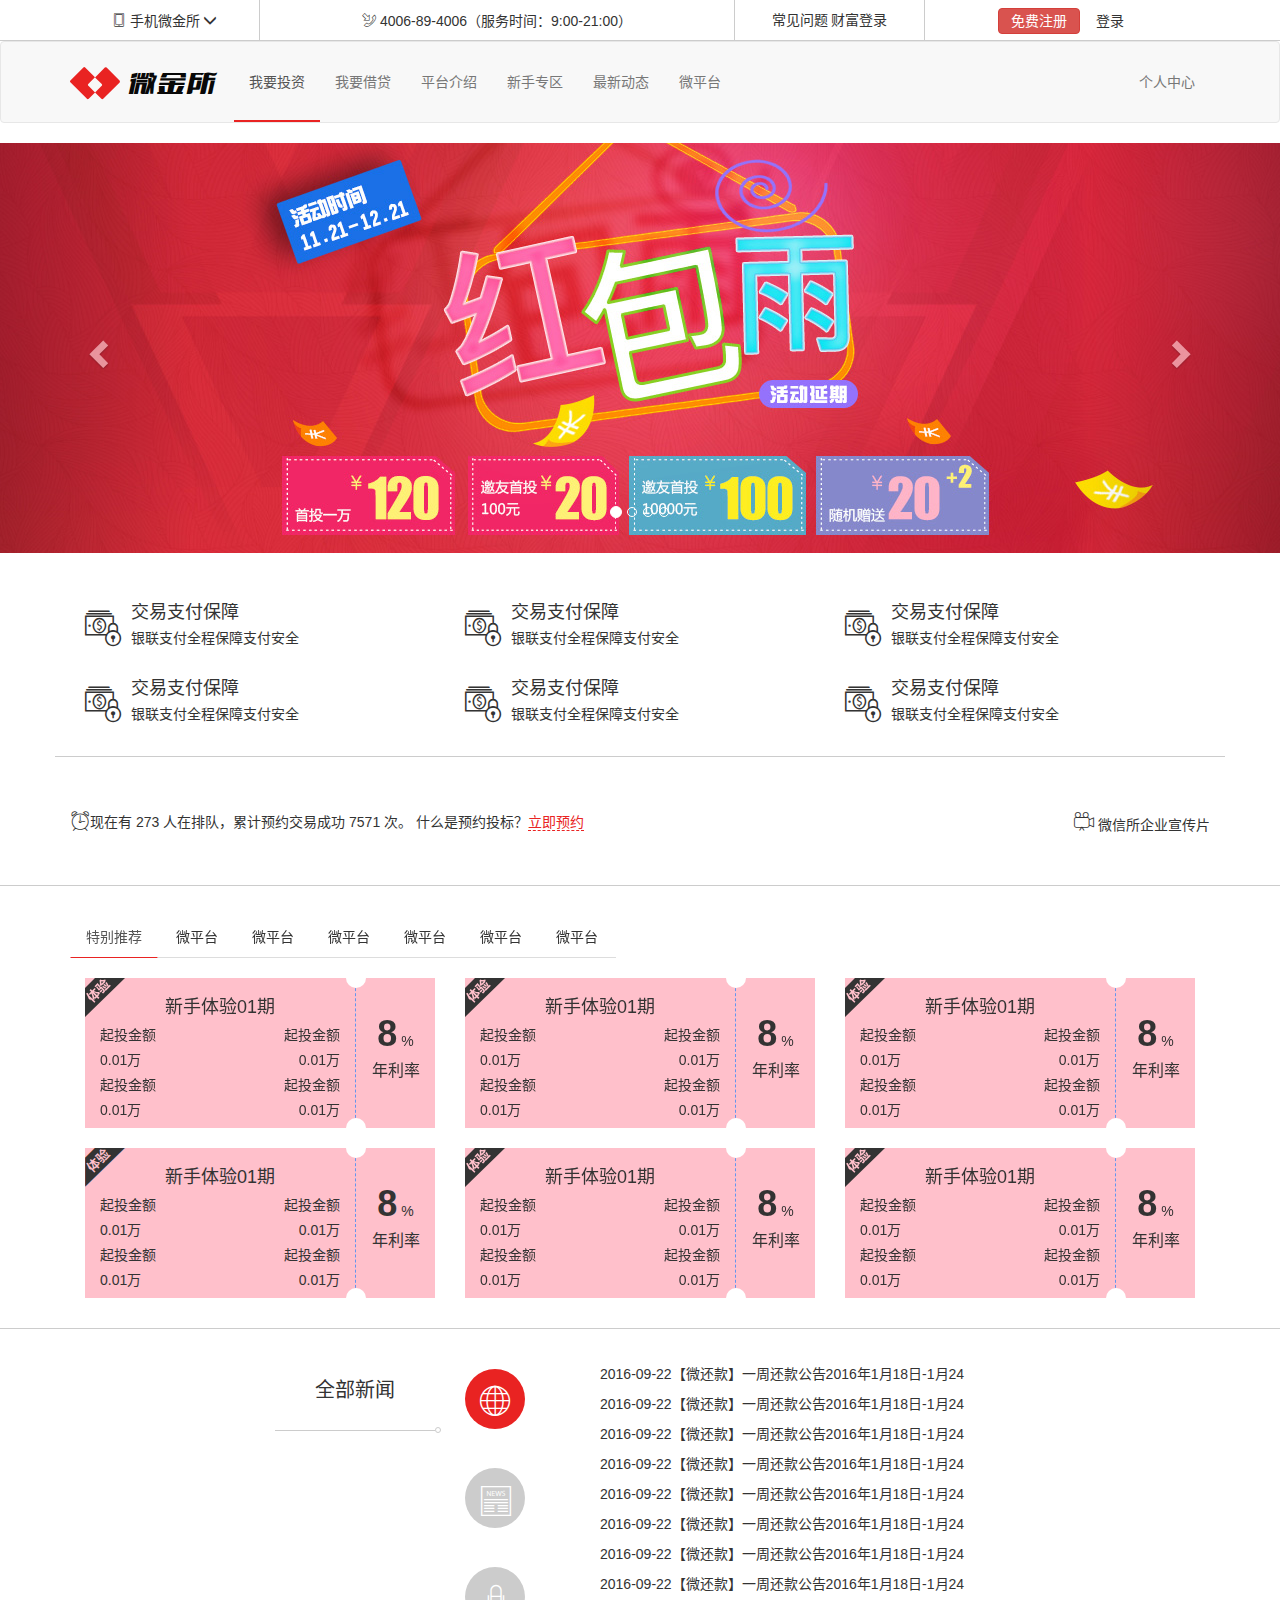
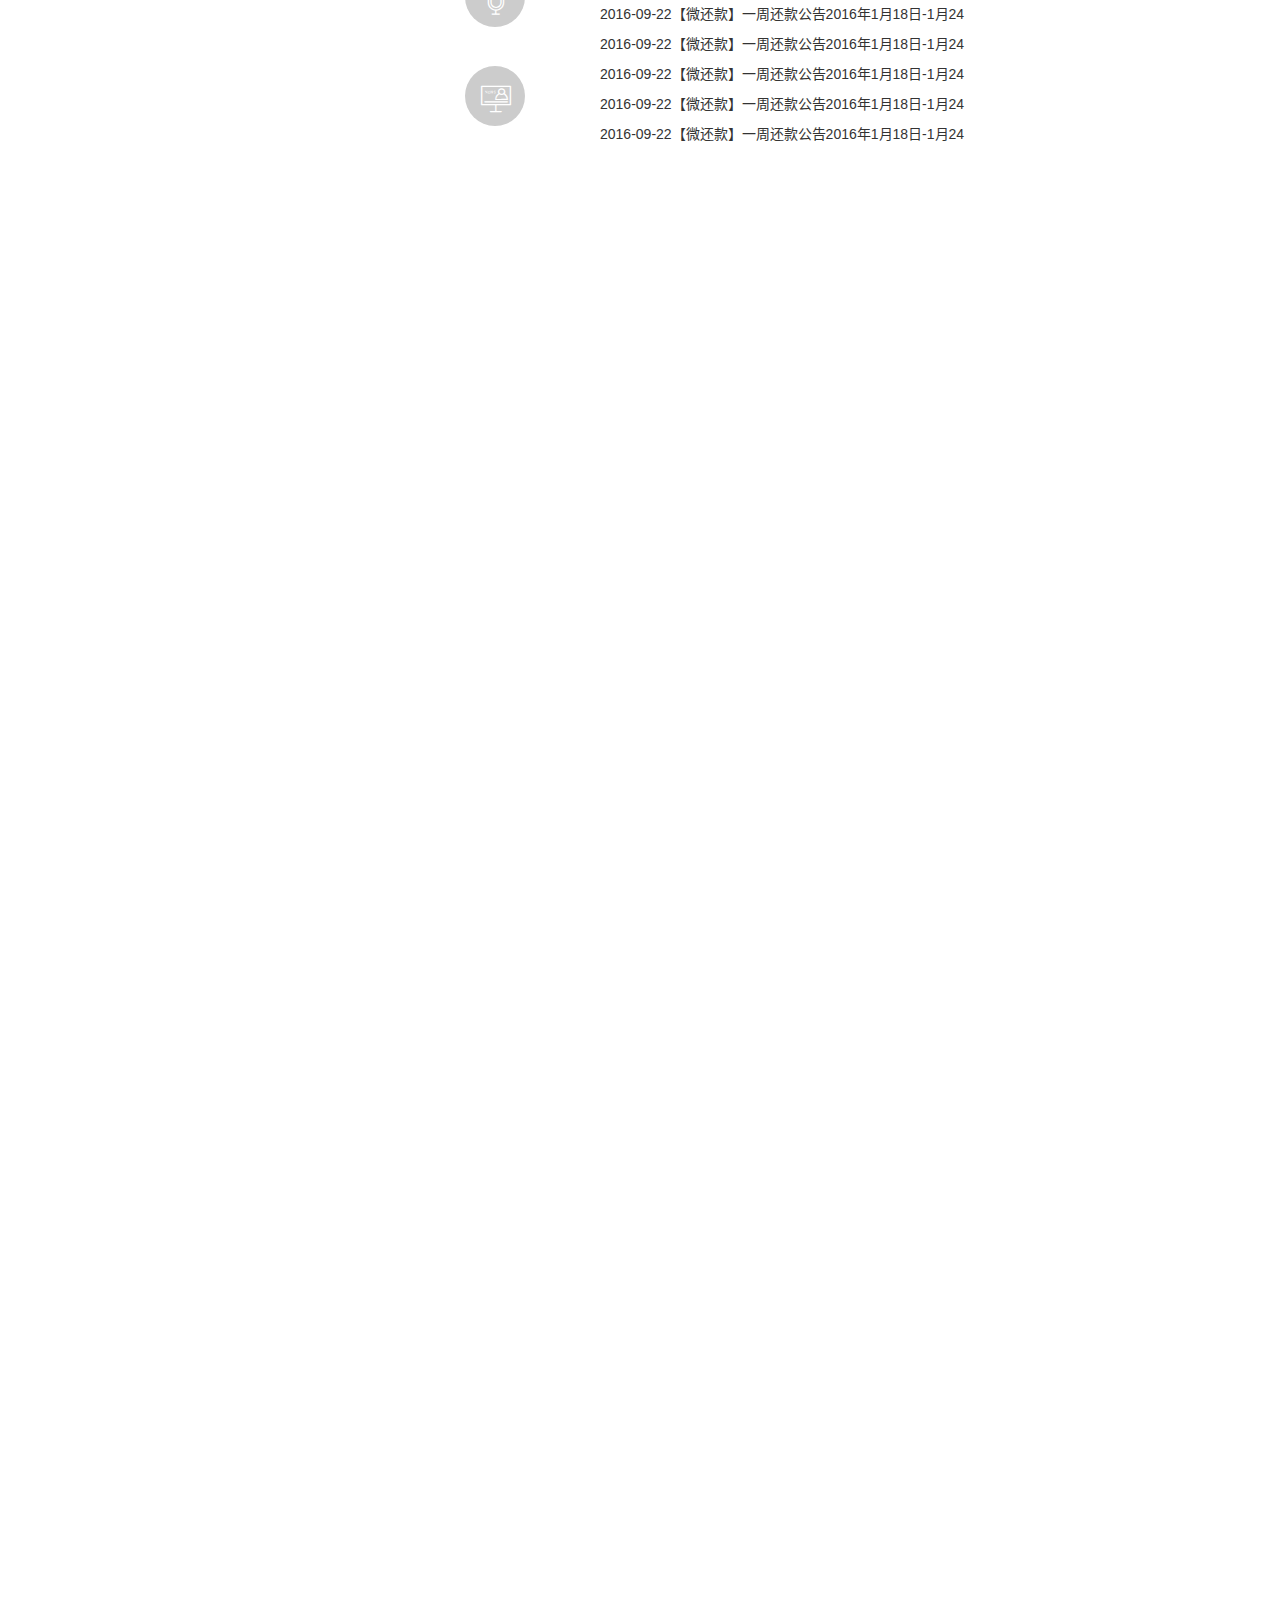
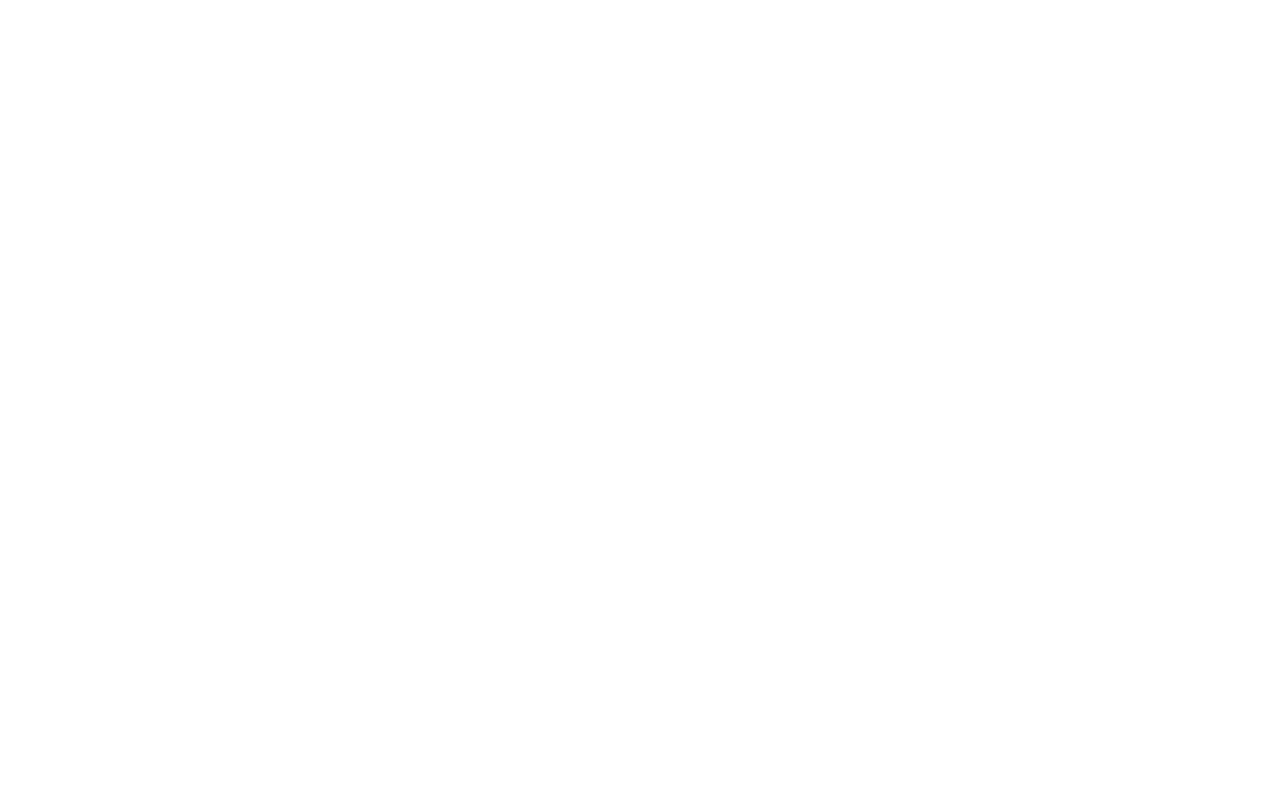
<file: index.html>
<!DOCTYPE html>
<html lang="zh-CN">
<head>
  <meta charset="UTF-8">
  <meta name="viewport"
        content="width=device-width, user-scalable=no, initial-scale=1.0, maximum-scale=1.0, minimum-scale=1.0">
  <title>微金所</title>
  <link rel="icon" href="favicon.ico">
  <link rel="stylesheet" href="lib/bootstrap/css/bootstrap.css">
  <link rel="stylesheet" href="fonts/iconfont.css">
  <link rel="stylesheet" href="css/index.css">
</head>
<body>

<!--头部-->
<!--
  布局规则：
    //1. 超小屏和小屏需要隐藏
    //2. 大屏和中屏： 2523
-->
<div class="wjs_header hidden-sm hidden-xs">
  <div class="container">
    <div class="col-md-2 item">
      <a href="javascript:;" class="wjs_app">
        <i class="wjs_icon wjs_icon_phone"></i>
        <span>手机微金所</span>
        <i class="glyphicon glyphicon-menu-down"></i>
        <img src="images/code.jpg" alt="">
      </a>
    </div>
    <div class="col-md-5 item">
      <i class="wjs_icon wjs_icon_tel"></i>
      <span>4006-89-4006（服务时间：9:00-21:00）</span>
    </div>
    <div class="col-md-2 item">
      <a href="#">常见问题</a>
      <a href="#">财富登录</a>
    </div>
    <div class="col-md-3 item">
      <button class="btn btn-danger btn-register">免费注册</button>
      <button class="btn btn-link btn-login">登录</button>
    </div>
  </div>
</div>

<!--导航-->
<div class="wjs_nav">
  <nav class="navbar navbar-default">
    <div class="container">
      <!--移动端最好只显示  brand 和 toggle-->
      <div class="navbar-header">
        <button type="button" class="navbar-toggle collapsed" data-toggle="collapse"
                data-target="#bs-example-navbar-collapse-1">
          <span class="icon-bar"></span>
          <span class="icon-bar"></span>
          <span class="icon-bar"></span>
        </button>
        <a class="navbar-brand" href="#">
          <i class="wjs_icon wjs_icon_logo"></i>
          <i class="wjs_icon wjs_icon_word"></i>
        </a>
      </div>

      <!--pc直接显示的，移动端通过按钮来切换-->
      <div class="collapse navbar-collapse" id="bs-example-navbar-collapse-1">
        <ul class="nav navbar-nav">
          <li class="active"><a href="#">我要投资</a></li>
          <li><a href="#">我要借贷</a></li>
          <li><a href="#">平台介绍</a></li>
          <li><a href="#">新手专区</a></li>
          <li><a href="#">最新动态</a></li>
          <li><a href="#">微平台</a></li>
        </ul>
        <ul class="nav navbar-nav navbar-right hidden-sm">
          <li><a href="#">个人中心</a></li>
        </ul>
      </div>
    </div>
  </nav>
</div>

<!--banner-->
<div class="wjs_banner">
  <div id="wjs_carousel" class="carousel slide" data-ride="carousel">
    <!-- 小圆点 -->
    <ol class="carousel-indicators">
      <li data-target="#wjs_carousel" data-slide-to="0" class="active"></li>
      <li data-target="#wjs_carousel" data-slide-to="1"></li>
      <li data-target="#wjs_carousel" data-slide-to="2"></li>
      <li data-target="#wjs_carousel" data-slide-to="3"></li>
    </ol>

    <!-- 图片 -->
    <div class="carousel-inner">
      <div class="item active">
        <img data-psrc="images/slide_01_2000x410.jpg" data-msrc="images/slide_01_640x340.jpg">
      </div>
      <div class="item">
        <img data-psrc="images/slide_02_2000x410.jpg" data-msrc="images/slide_02_640x340.jpg">
      </div>
      <div class="item">
        <img data-psrc="images/slide_03_2000x410.jpg" data-msrc="images/slide_03_640x340.jpg">
      </div>
      <div class="item">
        <img data-psrc="images/slide_04_2000x410.jpg" data-msrc="images/slide_04_640x340.jpg">
      </div>


    </div>

    <!-- Controls -->
    <a class="left carousel-control hidden-xs" href="#wjs_carousel" data-slide="prev">
      <span class="glyphicon glyphicon-chevron-left"></span>
      <span class="sr-only">Previous</span>


    </a>
    <a class="right carousel-control hidden-xs" href="#wjs_carousel" data-slide="next">
      <span class="glyphicon glyphicon-chevron-right"></span>
      <span class="sr-only">Next</span>

    </a>
  </div>
</div>

<!--信息-->
<div class="wjs_info container">
  <div class="media">
    <div class="media-left hidden-xs hidden-sm  col-md-6 col-lg-4">
      <a href="#">
        <div class="media-left">
          <i class="wjs_icon wjs_icon_info"></i>
        </div>
        <div class="media-body">
          <h4 class="media-heading">交易支付保障</h4>
          银联支付全程保障支付安全
        </div>

      </a>
    </div>
    <div class="media-left hidden-xs hidden-sm  col-md-6 col-lg-4">
      <a href="#">
        <div class="media-left">
          <i class="wjs_icon wjs_icon_info"></i>
        </div>
        <div class="media-body">
          <h4 class="media-heading">交易支付保障</h4>
          银联支付全程保障支付安全
        </div>

      </a>
    </div>
    <div class="media-left hidden-xs hidden-sm  col-md-6 col-lg-4">
      <a href="#">
        <div class="media-left">
          <i class="wjs_icon wjs_icon_info"></i>
        </div>
        <div class="media-body">
          <h4 class="media-heading">交易支付保障</h4>
          银联支付全程保障支付安全
        </div>

      </a>
    </div>
    <div class="media-left hidden-xs hidden-sm  col-md-6 col-lg-4">
      <a href="#">
        <div class="media-left">
          <i class="wjs_icon wjs_icon_info"></i>
        </div>
        <div class="media-body">
          <h4 class="media-heading">交易支付保障</h4>
          银联支付全程保障支付安全
        </div>

      </a>
    </div>
    <div class="media-left hidden-xs hidden-sm  col-md-6 col-lg-4">
      <a href="#">
        <div class="media-left">
          <i class="wjs_icon wjs_icon_info"></i>
        </div>
        <div class="media-body">
          <h4 class="media-heading">交易支付保障</h4>
          银联支付全程保障支付安全
        </div>

      </a>
    </div>
    <div class="media-left hidden-xs hidden-sm  col-md-6 col-lg-4">
      <a href="#">
        <div class="media-left">
          <i class="wjs_icon wjs_icon_info"></i>
        </div>
        <div class="media-body">
          <h4 class="media-heading">交易支付保障</h4>
          银联支付全程保障支付安全
        </div>

      </a>
    </div>


  </div>

</div>

<!--预约-->
<div class="wjs_book">
  <div class="container">
    <div class="pull-left">
      <i class="wjs_icon wjs_icon_clock pull-left"></i>
      <span class="pull-left what"> 现在有 273 人在排队，累计预约交易成功 7571 次。 什么是预约投标？</span>
      <a class="right_now" href="#">立即预约</a>
    </div>
    <div class="pull-right hidden-sm hidden-xs">
      <i class="wjs_icon wjs_icon_video"></i>
      <span> 微信所企业宣传片</span>
    </div>

  </div>
</div>


<!--产品-->
<div class="wjs_product">
  <div class="container">
    <div class="nav-tabs-wapper">

      <!-- Nav tabs -->
      <ul class="nav nav-tabs">
        <li class="active">
          <a href="#product1" aria-controls="home" data-toggle="tab">特别推荐</a></li>
        <li><a href="#product2" data-toggle="tab">微平台</a></li>
        <li><a href="#product3" data-toggle="tab">微平台</a></li>
        <li><a href="#product4" data-toggle="tab">微平台</a></li>
        <li><a href="#product5" data-toggle="tab">微平台</a></li>
        <li><a href="#product6" data-toggle="tab">微平台</a></li>
        <li><a href="#product7" data-toggle="tab">微平台</a></li>

      </ul>

      <!-- Tab panes -->
      <div class="tab-content">
        <div class="tab-pane active " id="product1">
          <div class="col-md-6 col-lg-4">
            <div class="product-item">
              <div class="product-right">
                <b>8</b>
                <span class="precent">%</span>
                <p>年利率</p>
              </div>
              <div class="product-left">
                <i class="wjs_icon wjs_icon_experience"></i>
                <h3>新手体验01期</h3>
                <div class="col-xs-6 col-sm-6 col-md-6 text-left">
                  <p>起投金额</p>
                  <p>0.01万</p>
                </div>
                <div class="col-xs-6 col-sm-6 col-md-6 text-right">
                  <p>起投金额</p>
                  <p>0.01万</p>
                </div>


                <div class="col-xs-6 col-sm-6 col-md-6 text-left">
                  <p>起投金额</p>
                  <p>0.01万</p>
                </div>
                <div class="col-xs-6 col-sm-6 col-md-6 text-right">
                  <p>起投金额</p>
                  <p>0.01万</p>
                </div>
              </div>
            </div>
          </div>
          <div class="col-md-6 col-lg-4">
            <div class="product-item">
              <div class="product-right">
                <b>8</b>
                <span class="precent">%</span>
                <p>年利率</p>
              </div>
              <div class="product-left">
                <i class="wjs_icon wjs_icon_experience"></i>
                <h3>新手体验01期</h3>
                <div class="col-xs-6 col-sm-6 col-md-6 text-left">
                  <p>起投金额</p>
                  <p>0.01万</p>
                </div>
                <div class="col-xs-6 col-sm-6 col-md-6 text-right">
                  <p>起投金额</p>
                  <p>0.01万</p>
                </div>


                <div class="col-xs-6 col-sm-6 col-md-6 text-left">
                  <p>起投金额</p>
                  <p>0.01万</p>
                </div>
                <div class="col-xs-6 col-sm-6 col-md-6 text-right">
                  <p>起投金额</p>
                  <p>0.01万</p>
                </div>
              </div>
            </div>
          </div>
          <div class="col-md-6 col-lg-4">
            <div class="product-item">
              <div class="product-right">
                <b>8</b>
                <span class="precent">%</span>
                <p>年利率</p>
              </div>
              <div class="product-left">
                <i class="wjs_icon wjs_icon_experience"></i>
                <h3>新手体验01期</h3>
                <div class="col-xs-6 col-sm-6 col-md-6 text-left">
                  <p>起投金额</p>
                  <p>0.01万</p>
                </div>
                <div class="col-xs-6 col-sm-6 col-md-6 text-right">
                  <p>起投金额</p>
                  <p>0.01万</p>
                </div>


                <div class="col-xs-6 col-sm-6 col-md-6 text-left">
                  <p>起投金额</p>
                  <p>0.01万</p>
                </div>
                <div class="col-xs-6 col-sm-6 col-md-6 text-right">
                  <p>起投金额</p>
                  <p>0.01万</p>
                </div>
              </div>
            </div>
          </div>
          <div class="col-md-6 col-lg-4">
            <div class="product-item">
              <div class="product-right">
                <b>8</b>
                <span class="precent">%</span>
                <p>年利率</p>
              </div>
              <div class="product-left">
                <i class="wjs_icon wjs_icon_experience"></i>
                <h3>新手体验01期</h3>
                <div class="col-xs-6 col-sm-6 col-md-6 text-left">
                  <p>起投金额</p>
                  <p>0.01万</p>
                </div>
                <div class="col-xs-6 col-sm-6 col-md-6 text-right">
                  <p>起投金额</p>
                  <p>0.01万</p>
                </div>


                <div class="col-xs-6 col-sm-6 col-md-6 text-left">
                  <p>起投金额</p>
                  <p>0.01万</p>
                </div>
                <div class="col-xs-6 col-sm-6 col-md-6 text-right">
                  <p>起投金额</p>
                  <p>0.01万</p>
                </div>
              </div>
            </div>
          </div>
          <div class="col-md-6 col-lg-4">
            <div class="product-item">
              <div class="product-right">
                <b>8</b>
                <span class="precent">%</span>
                <p>年利率</p>
              </div>
              <div class="product-left">
                <i class="wjs_icon wjs_icon_experience"></i>
                <h3>新手体验01期</h3>
                <div class="col-xs-6 col-sm-6 col-md-6 text-left">
                  <p>起投金额</p>
                  <p>0.01万</p>
                </div>
                <div class="col-xs-6 col-sm-6 col-md-6 text-right">
                  <p>起投金额</p>
                  <p>0.01万</p>
                </div>


                <div class="col-xs-6 col-sm-6 col-md-6 text-left">
                  <p>起投金额</p>
                  <p>0.01万</p>
                </div>
                <div class="col-xs-6 col-sm-6 col-md-6 text-right">
                  <p>起投金额</p>
                  <p>0.01万</p>
                </div>
              </div>
            </div>
          </div>
          <div class="col-md-6 col-lg-4">
            <div class="product-item">
              <div class="product-right">
                <b>8</b>
                <span class="precent">%</span>
                <p>年利率</p>
              </div>
              <div class="product-left">
                <i class="wjs_icon wjs_icon_experience"></i>
                <h3>新手体验01期</h3>
                <div class="col-xs-6 col-sm-6 col-md-6 text-left">
                  <p>起投金额</p>
                  <p>0.01万</p>
                </div>
                <div class="col-xs-6 col-sm-6 col-md-6 text-right">
                  <p>起投金额</p>
                  <p>0.01万</p>
                </div>


                <div class="col-xs-6 col-sm-6 col-md-6 text-left">
                  <p>起投金额</p>
                  <p>0.01万</p>
                </div>
                <div class="col-xs-6 col-sm-6 col-md-6 text-right">
                  <p>起投金额</p>
                  <p>0.01万</p>
                </div>
              </div>
            </div>
          </div>
        </div>
        <div class="tab-pane" id="product2">22</div>
        <div class="tab-pane" id="product3">33</div>
        <div class="tab-pane" id="product4">44</div>
        <div class="tab-pane" id="product5">55</div>
        <div class="tab-pane" id="product6">66</div>
        <div class="tab-pane" id="product7">77</div>
      </div>
    </div>
  </div>
</div>

<!--新闻-->
<div class="wjs_news">
  <div class="container">
    <div class="news-all col-md-2 col-md-offset-2">
      <h3 class="news-title">全部新闻</h3>
    </div>
    <div class="news-nav col-md-1">
      <ul class="nav nav-tabs">
        <li class="active"><a href="#new01" data-toggle="tab"><i class="wjs_icon wjs_icon_news_01"></i></a></li>
        <li><a href="#new02" data-toggle="tab"><i class="wjs_icon wjs_icon_news_02"></i></a></li>
        <li><a href="#new03" data-toggle="tab"><i class="wjs_icon wjs_icon_news_03"></i></a></li>
        <li><a href="#new04" data-toggle="tab"><i class="wjs_icon wjs_icon_news_04"></i></a></li>
      </ul>
    </div>

    <div class="news-info col-md-7">
      <div class="tab-content">
        <div class="tab-pane active" id="new01">
          <ul>
            <li><a href="javascript:;">2016-09-22【微还款】一周还款公告2016年1月18日-1月24</a></li>
            <li><a href="javascript:;">2016-09-22【微还款】一周还款公告2016年1月18日-1月24</a></li>
            <li><a href="javascript:;">2016-09-22【微还款】一周还款公告2016年1月18日-1月24</a></li>
            <li><a href="javascript:;">2016-09-22【微还款】一周还款公告2016年1月18日-1月24</a></li>
            <li><a href="javascript:;">2016-09-22【微还款】一周还款公告2016年1月18日-1月24</a></li>
            <li><a href="javascript:;">2016-09-22【微还款】一周还款公告2016年1月18日-1月24</a></li>
            <li><a href="javascript:;">2016-09-22【微还款】一周还款公告2016年1月18日-1月24</a></li>
            <li><a href="javascript:;">2016-09-22【微还款】一周还款公告2016年1月18日-1月24</a></li>
            <li><a href="javascript:;">2016-09-22【微还款】一周还款公告2016年1月18日-1月24</a></li>
            <li><a href="javascript:;">2016-09-22【微还款】一周还款公告2016年1月18日-1月24</a></li>
            <li><a href="javascript:;">2016-09-22【微还款】一周还款公告2016年1月18日-1月24</a></li>
            <li><a href="javascript:;">2016-09-22【微还款】一周还款公告2016年1月18日-1月24</a></li>
            <li><a href="javascript:;">2016-09-22【微还款】一周还款公告2016年1月18日-1月24</a></li>

          </ul>
        </div>
        <div class="tab-pane" id="new02">22</div>
        <div class="tab-pane" id="new03">33</div>
        <div class="tab-pane" id="new04">44</div>
      </div>
    </div>
  </div>
</div>

<!--合作伙伴-->
<div class="wjs_partner"></div>

<script src="lib/jquery/jquery-1.12.4.js"></script>
<script src="lib/bootstrap/js/bootstrap.js"></script>
<script src="lib/jquery/iscroll.js"></script>
<script src="js/index.js"></script>
</body>
</html>
</file>
<file: fonts/iconfont.css>
/*可以自己定义一个字体*/
@font-face {
  font-family: 'wjs_fonts';
  src: url('./MiFie-Web-Font.eot'); /* IE9*/
  src: url('./MiFie-Web-Font.eot#iefix') format('embedded-opentype'), /* IE6-IE8 */
  url('./MiFie-Web-Font.woff') format('woff'), /* chrome, firefox */
  url('./MiFie-Web-Font.ttf') format('truetype'), /* chrome, firefox, opera, Safari, Android, iOS 4.2+*/
  url('./MiFie-Web-Font.svg#iconfont') format('svg'); /* iOS 4.1- */
}

.wjs_icon {
  font-family: "wjs_fonts" !important;
}

.wjs_icon_phone::before {
  content: '\e908';
}


.wjs_icon_tel::before {
  content: "\e909";
}

.wjs_icon_logo::before {
  content: "\e920";
}

.wjs_icon_word::before {
  content: "\e93e";
}

.wjs_icon_info::before {
  content: "\e903";
}

.wjs_icon_clock::before {
  content: "\e906";
}

.wjs_icon_video::before {
  content: "\e905";
}

.wjs_icon_experience::before {
  content: "\e915"
}

.wjs_icon_news_01::before {
  content: "\e90e";
}

.wjs_icon_news_02::before {
  content: "\e90f";
}

.wjs_icon_news_03::before {
  content: "\e910";
}

.wjs_icon_news_04::before {
  content: "\e911";
}

.wjs_icon_partner01::before {
  content: "\e946";
}

.wjs_icon_partner02::before {
  content: "\e92f";
}

.wjs_icon_partner03::before {
  content: "\e92e";
}

.wjs_icon_partner04::before {
  content: "\e92a";
}

.wjs_icon_partner05::before {
  content: "\e929";
}

.wjs_icon_partner06::before {
  content: "\e931";
}

.wjs_icon_partner07::before {
  content: "\e92c";
}

.wjs_icon_partner08::before {
  content: "\e92b";
}

.wjs_icon_partner09::before {
  content: "\e92d";
}
</file>
<file: css/index.css>
@charset "UTF-8";

em, i {
  font-style: normal;
}

a {
  color: #333;
}
a:hover {
  text-decoration: none;
  color: #e92322;
}

.wjs_header {
  border-bottom: 1px solid #ccc;
}
body{
  height: 4000px;
}
.wjs_header .item {
  border-right: 1px solid #ccc;
  height: 40px;
  line-height: 40px;
  text-align: center;
}

.wjs_header .item:last-child {
  border-right: none;
}

.wjs_header .wjs_app {
  position: relative;
  display: block;
  width: 100%;
  height: 100%;
}

.wjs_header .wjs_app:hover img {
  display: block;
}

.wjs_header .wjs_app img {
  border: 1px solid #ccc;
  position: absolute;
  top: 40px;
  left: 50%;
  transform: translateX(-50%);
  display: none;
  z-index: 999;
}

.wjs_header .btn-register {
  padding: 2px 12px;
}

.wjs_header .btn-login {
  color: #333;
  padding: 2px 12px;
}

.wjs_header .btn-login:hover {
  color: #e92322;
  text-decoration: none;
}
.wjs_nav .navbar-nav > li > a{
  height: 80px;
  /*padding-top:30px;*/
  line-height: 50px;

}
.wjs_nav .navbar-brand{
  height: 80px;
  line-height: 50px;
}
.wjs_nav .navbar-default .navbar-nav > .active > a,
.wjs_nav .navbar-default .navbar-nav > .active > a:hover,
.wjs_nav .navbar-default .navbar-nav > .active > a:focus{
  background-color: #f8f8f8;
  border-bottom:2px solid #e92322;
}
.wjs_nav .navbar-default .navbar-nav > li > a:hover,
.wjs_nav .navbar-default .navbar-nav > li > a:focus{
  border-bottom: 2px solid #e92322;
}
.wjs_nav .navbar-brand .wjs_icon_logo{
  font-size: 50px;
  vertical-align: middle;
  color: #e92322;
}
.wjs_nav .wjs_icon_word{
  font-size: 36px;
  vertical-align: middle;
  color: #080808;
}
.wjs_nav  .navbar-default .navbar-toggle{
  margin-top:26px;
}
/*轮播图的样式*/
@media (min-width: 640px) {
  #wjs_carousel .item {
    height: 410px;
    width: 100%;
    overflow: hidden;
  }
  #wjs_carousel img {
    height: 410px;
    max-width: none;
    position: absolute;
    left: 50%;
    transform: translateX(-50%);
  }
}
/*//信息区块*/
.wjs_info{
  margin-top:50px;
  border-bottom: 1px solid #ccc;
  margin-bottom:50px;
}
.wjs_info .media-left, .media-right, .media-body{
  margin-bottom: 20px;
}

.wjs_info .media-left .wjs_icon_info{
  font-size: 36px;
}
/*预定区域*/
.wjs_book .wjs_icon_clock,.wjs_book .wjs_icon_video{
  font-size: 20px;
  vertical-align: baseline;
}
.wjs_book .what{
  position: relative;
  top:5px;
}
.wjs_book .right_now{
  color: #e92322;
 border-bottom: 1px dashed #e92322;
  position: relative;
  top:5px;
}
.wjs_book {
  padding-bottom: 50px;
  border-bottom: 1px solid #ccc;
}
/*//商品产品区域*/
.wjs_product{
  padding:30px 0 30px 0;
  border-bottom: 1px solid #ccc;
}
.wjs_product .nav-tabs > li.active > a,
.wjs_product .nav-tabs > li.active > a:hover,
.wjs_product .nav-tabs > li.active > a:focus{
  border-color:transparent;
  border-bottom: 1px solid #e92322;
}
.wjs_product .nav > li > a:hover,
.wjs_product .nav > li > a:focus{
  background-color: transparent;
  border-color:transparent;
}
.wjs_product .nav-tabs > li > a:hover{
  border-color: transparent;
}

.wjs_product .product-item{
  margin-top: 20px;
  background-color: pink;
}
.wjs_product .nav-tabs-wapper{
  width: 100%;
  overflow: hidden;
}
.wjs_product .product-item .product-right{
  width: 80px;
  height: 150px;
  /*background-color: blue;*/
  float: right;
  border-left:1px dashed cornflowerblue;
  position: relative;
  text-align: center;
  padding-top: 30px;


}
.wjs_product .product-item .product-left{
  height: 150px;
  overflow: hidden;
  line-height: 15px;
  position: relative;
  /*background-color: pink;*/
}
.wjs_product .product-left h3{
  text-align: center;
  font-size: 18px;
}
.wjs_product .product-left .wjs_icon_experience{
  position: absolute;
  left:0;
  top:12px;
  font-size: 40px;
}
.wjs_product .product-item .product-right::after,
.wjs_product .product-item .product-right::before{
  content: "";
  width: 20px;
  height: 20px;
  background-color: red;
  position: absolute;
  left:-10px;
  border-radius: 50%;
  background-color: #fff;

}
.wjs_product .product-item .product-right::after{

  bottom:-10px;
}
.wjs_product .product-item .product-right::before{

  top:-10px;
}
.wjs_product .product-right b{
  font-size: 36px;
}
.wjs_product .product-right p{
  font-size: 16px;
}
/*新闻部分*/
.wjs_news .news-title{
  font-size: 20px;
  padding:30px 0;
  position: relative;
  text-align: center;
}
.wjs_news .news-title::after{
  content: '';
  width: 100%;
  height: 1px;
  position: absolute;
  background-color: #ccc;
  left: 0;
  bottom:0;
}
.wjs_news .news-title::before{
  content: '';
  width: 6px;
  height: 6px;
  position: absolute;
  border:1px solid #ccc;
  border-radius: 50%;
  right:-6px;
  bottom:-2px;
}
.wjs_news .nav-tabs > li.active > a,
.nav-tabs > li.active > a:hover,
.nav-tabs > li.active > a:focus{
  
  border:none;
}
.wjs_news .nav-tabs > li > a{
  background-color: #fff;
  border-color:transparent;
}
.wjs_news .nav-tabs{
  border-color:transparent;
  position: relative;
}


.wjs_news .nav-tabs  li a{
  display: inline-block;
  width: 60px;
  height: 60px;
  border-radius: 50%;
  background-color: #ccc;
  text-align: center;
  line-height: 44px;
  font-size: 30px;
  margin-top: 40px;

}
.wjs_news .nav > li > a {
  background-color: #ccc;
  color: #fff;
}
.wjs_news .nav-tabs > li.active > a,
.wjs_news .nav-tabs > li.active > a:hover,
.wjs_news .nav-tabs > li.active > a:focus{
  background-color: #e92322;
  color: #fff;
}
@media (max-width: 992px){
  .wjs_news .nav-tabs li {
    width: 25%;
    padding: 20px 0;
    text-align: center;
  }
}
.wjs_news .news-info li{

  line-height: 30px;
}
.wjs_news .news-info ul{
  margin-top: 30px;
  list-style: none;
}
</file>
